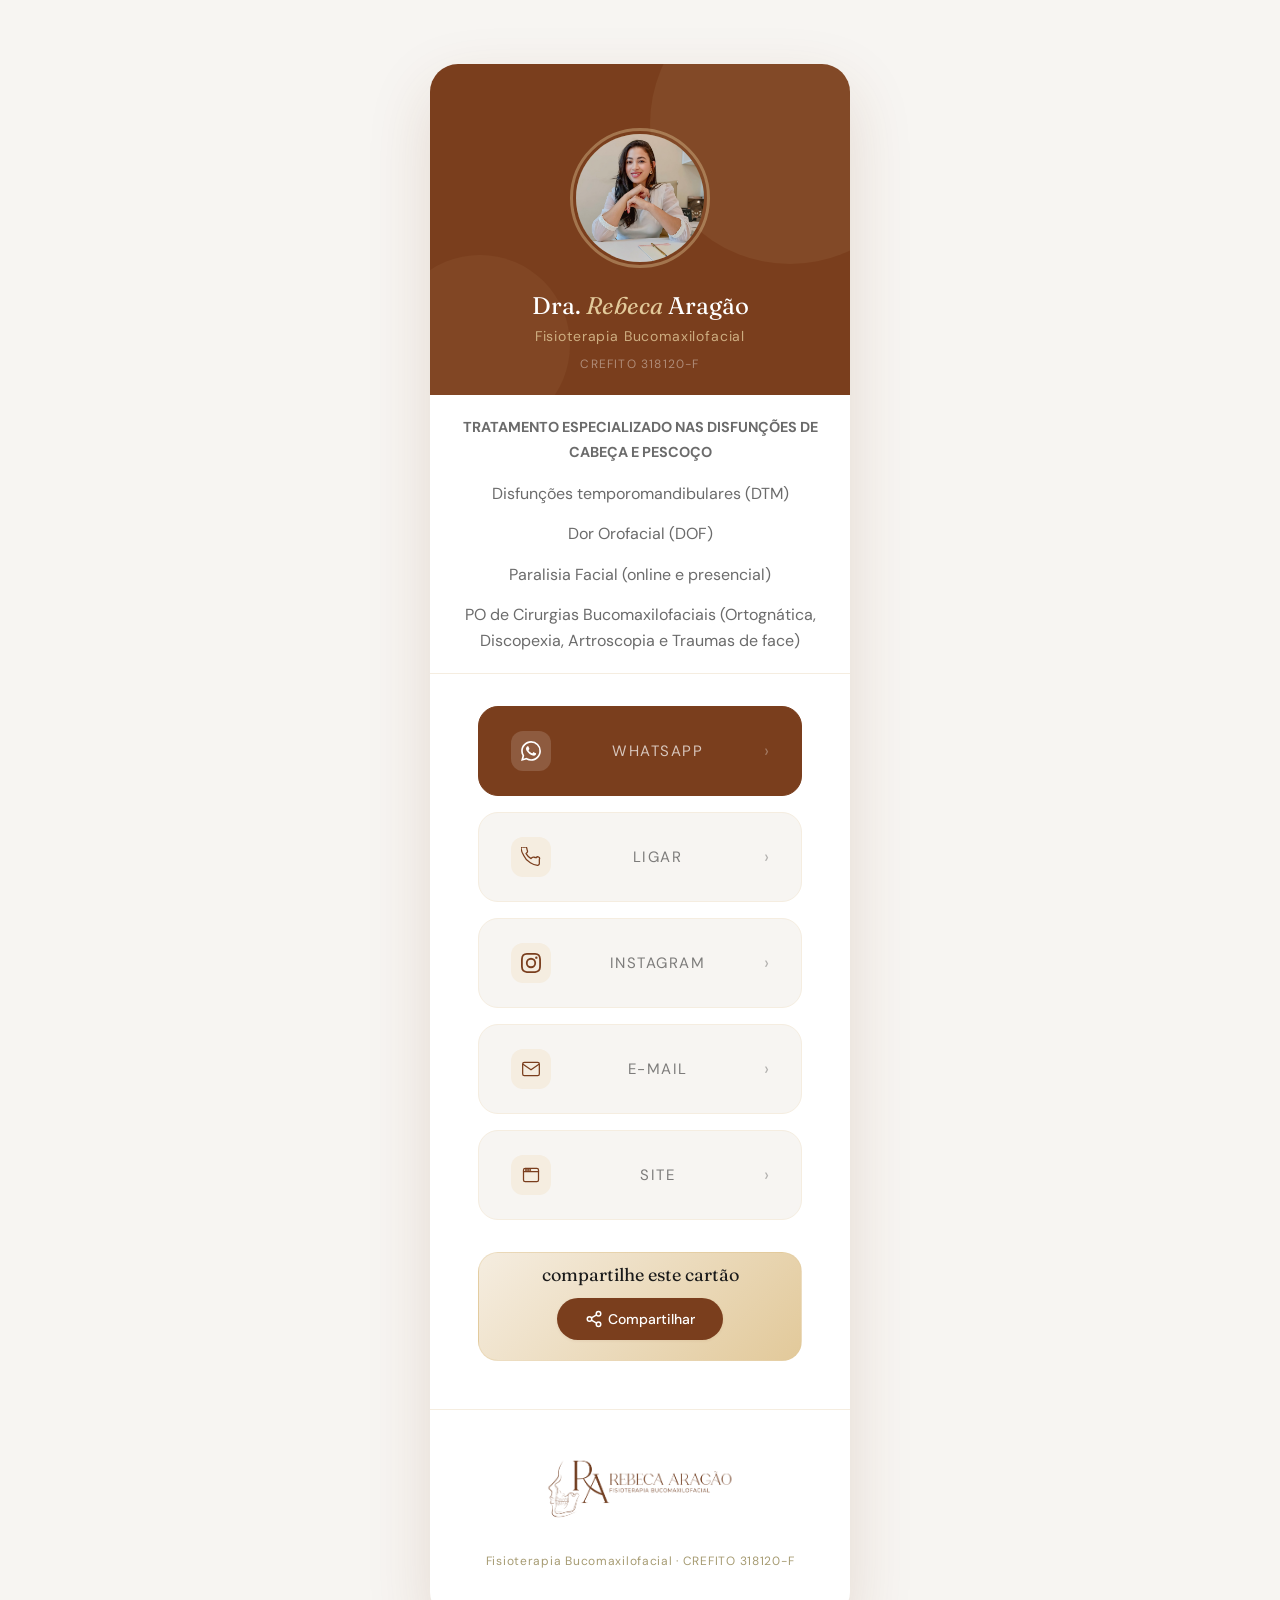
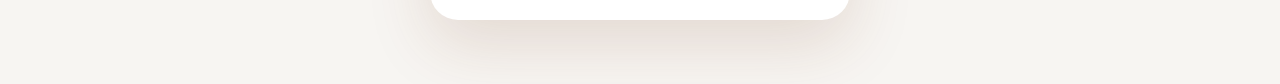
<file: cartao.html>
<!DOCTYPE html>
<html lang="pt-BR">

<head>
  <meta charset="UTF-8" />
  <meta name="viewport" content="width=device-width, initial-scale=1.0" />
  <title>Cartão de Visita — Dra. Rebeca Aragão</title>
  <meta name="description"
    content="Cartão de visita virtual da Dra. Rebeca Aragão, fisioterapeuta especialista em Fisioterapia Bucomaxilofacial." />
  <link rel="preconnect" href="https://fonts.googleapis.com" />
  <link rel="preconnect" href="https://fonts.gstatic.com" crossorigin />
  <link rel="stylesheet" href="css/style.css" />

  <style>
    /* ---- Layout da página ---- */
    .card-page {
      min-height: 100svh;
      background: var(--cinza-claro);
      display: flex;
      flex-direction: column;
      align-items: center;
      justify-content: flex-start;
      padding: var(--space-2xl) var(--space-md);
    }

    .card-back {
      display: inline-flex;
      align-items: center;
      gap: 6px;
      font-size: var(--text-sm);
      color: var(--marrom-medio);
      margin-bottom: var(--space-xl);
      transition: color var(--transition-fast);
      align-self: flex-start;
    }

    .card-back:hover {
      color: var(--marrom);
    }

    .card-back svg {
      width: 16px;
      height: 16px;
    }

    /* ---- Card principal ---- */
    .vcard {
      width: 100%;
      max-width: 420px;
      background: var(--branco);
      border-radius: 28px;
      overflow: hidden;
      box-shadow: var(--shadow-xl);
    }

    /* Cabeçalho com foto */
    .vcard__header {
      background: var(--marrom);
      position: relative;
      padding: var(--space-2xl) var(--space-xl) 20px;
      text-align: center;
      overflow: hidden;
    }

    .vcard__header::before {
      content: '';
      position: absolute;
      top: -80px;
      right: -80px;
      width: 280px;
      height: 280px;
      border-radius: 50%;
      background: rgba(226, 201, 154, .08);
    }

    .vcard__header::after {
      content: '';
      position: absolute;
      bottom: -40px;
      left: -40px;
      width: 180px;
      height: 180px;
      border-radius: 50%;
      background: rgba(226, 201, 154, .06);
    }

    .vcard__photo-ring {
      width: 140px;
      height: 140px;
      border-radius: 50%;
      border: 3px solid rgba(226, 201, 154, .4);
      padding: 3px;
      margin: 0 auto var(--space-md);
      position: relative;
      z-index: 1;
    }

    .vcard__photo {
      width: 100%;
      height: 100%;
      border-radius: 50%;
      background: var(--marrom-medio);
      object-fit: cover;
      object-position: 20% 40%;
    }

    .vcard__photo-placeholder {
      width: 100%;
      height: 100%;
      display: flex;
      align-items: center;
      justify-content: center;
      color: rgba(255, 255, 255, .3);
    }

    .vcard__photo-placeholder svg {
      width: 48px;
      height: 48px;
    }

    .vcard__name {
      font-family: var(--font-titulo);
      font-size: var(--text-2xl);
      font-weight: 400;
      color: var(--branco);
      margin-bottom: 4px;
      position: relative;
      z-index: 1;
    }

    .vcard__name em {
      font-style: italic;
      color: var(--bege);
    }

    .vcard__spec {
      font-size: var(--text-sm);
      color: rgba(226, 201, 154, .8);
      letter-spacing: .06em;
      position: relative;
      z-index: 1;
      margin-bottom: 6px;
    }

    .vcard__crefito {
      font-size: var(--text-xs);
      color: rgba(255, 255, 255, .4);
      letter-spacing: .1em;
      position: relative;
      z-index: 1;
    }

    /* Bio */
    .vcard__bio {
      display: flex;
      flex-direction: column;
      gap: 15px;
      align-items: center;
      justify-content: center;
      padding: 20px;
      border-bottom: 1px solid var(--bege-claro);
    }

    .vcard__bio p {
      text-align: center;
      font-weight: bold;
      text-transform: uppercase;
      font-size: 0.9rem;
    }

    #itens {
      font-size: 1rem;
      color: var(--cinza-texto);
      text-align: center;
    }

    /* Ações de contato */
    .vcard__actions {
      padding: var(--space-lg) var(--space-xl);
      display: flex;
      flex-direction: column;
      gap: var(--space-sm);
    }

    .vcard__btn {
      display: flex;
      align-items: center;
      gap: var(--space-md);
      padding: var(--space-md) var(--space-lg);
      border-radius: var(--radius-lg);
      border: 1px solid var(--bege-claro);
      background: var(--cinza-claro);
      transition: all var(--transition-normal);
      cursor: pointer;
      text-decoration: none;
      color: var(--preto-suave);
      width: 100%;
    }

    .vcard__btn:hover {
      background: var(--bege-claro);
      border-color: var(--bege);
      transform: translateY(-1px);
      box-shadow: var(--shadow-sm);
    }

    .vcard__btn--primary {
      background: var(--marrom);
      border-color: var(--marrom);
      color: var(--branco);
    }

    .vcard__btn--primary:hover {
      background: var(--marrom-medio);
      border-color: var(--marrom-medio);
    }

    .vcard__btn-icon {
      width: 40px;
      height: 40px;
      border-radius: var(--radius-md);
      display: flex;
      align-items: center;
      justify-content: center;
      flex-shrink: 0;
      background: rgba(255, 255, 255, .15);
    }

    .vcard__btn--primary .vcard__btn-icon {
      background: rgba(255, 255, 255, .15);
    }

    .vcard__btn:not(.vcard__btn--primary) .vcard__btn-icon {
      background: var(--bege-claro);
      color: var(--marrom);
    }

    .vcard__btn-icon svg {
      width: 20px;
      height: 20px;
    }

    .vcard__btn-text {
      flex: 1;
      text-align: left;
    }

    .vcard__btn-label {
      font-size: 15px;
      text-align: center;
      text-transform: uppercase;
      letter-spacing: .1em;
      opacity: .55;
      display: block;
      margin-bottom: 1px;
    }

    .vcard__btn--primary .vcard__btn-label {
      opacity: .7;
    }

    .vcard__btn-value {
      font-size: var(--text-sm);
      font-weight: 500;
    }

    .vcard__btn-arrow {
      opacity: .3;
      font-size: var(--text-lg);
      line-height: 1;
    }

    /* Seção compartilhar */
    .vcard__share {
      margin: 0 var(--space-xl) var(--space-xl);
      background: linear-gradient(135deg, var(--bege-claro), var(--bege));
      border-radius: var(--radius-lg);
      padding: none;
      text-align: center;
      border: 1px solid rgba(226, 201, 154, .4);
    }

    .vcard__share-title {
      font-family: var(--font-titulo);
      font-size: var(--text-lg);
      font-weight: 400;
      color: var(--preto-suave);
      margin: 12px;
    }

    .vcard__share-btn {
      background: var(--marrom);
      color: var(--branco);
      border: none;
      border-radius: var(--radius-full);
      padding: .75rem 1.75rem;
      font-family: var(--font-texto);
      font-size: var(--text-sm);
      font-weight: 500;
      cursor: pointer;
      display: inline-flex;
      align-items: center;
      transition: all var(--transition-normal);
      box-shadow: var(--shadow-sm);
      margin-bottom: 20px;
      gap: 5px;
    }

    .vcard__share-btn:hover {
      background: var(--marrom-medio);
      transform: translateY(-1px);
    }

    .vcard__share-btn svg {
      width: 18px;
      height: 18px;
    }


    /* Rodapé do card */
    .vcard__footer {
      text-align: center;
      padding: var(--space-md) var(--space-xl) var(--space-xl);
      border-top: 1px solid var(--bege-claro);
    }

    .vcard__footer p {
      font-size: var(--text-xs);
      color: var(--oliva);
      letter-spacing: .06em;
    }

    .vcard__logo {
      width: 200px; /* Tamanho delicado para o cartão */
      height: auto;
      margin: 0 auto 12px auto;
      display: block;
    }
  </style>
</head>

<body>

  <div class="card-page">
    <!-- Card -->
    <div class="vcard">

      <!-- Cabeçalho -->
      <div class="vcard__header">
        <div class="vcard__photo-ring">
          <div class="vcard__photo">

            <img src="assets/images/01.jpeg" alt="Dra. Rebeca Aragão" class="vcard__photo" />

            <div class="vcard__photo-placeholder">
              <circle cx="12" cy="8" r="4" />
              <path d="M4 20c0-4 3.6-7 8-7s8 3 8 7" />
              </svg>
            </div>
          </div>
        </div>
        <h1 class="vcard__name">Dra. <em>Rebeca</em> Aragão</h1>
        <p class="vcard__spec">Fisioterapia Bucomaxilofacial</p>
        <p class="vcard__crefito">CREFITO 318120-F</p>
      </div>

      <!-- Bio -->
      <div class="vcard__bio">
        <p>Tratamento especializado nas disfunções de cabeça e pescoço</p>
        <div id="itens">Disfunções temporomandibulares (DTM)</div>
        <div id="itens">⁠Dor Orofacial (DOF)</div>
        <div id="itens">Paralisia Facial (online e presencial)</div>
        <div id="itens">PO de Cirurgias Bucomaxilofaciais (Ortognática, Discopexia, Artroscopia e Traumas de face)</div>
      </div>

      <!-- Ações -->
      <div class="vcard__actions">

        <a href="http://wa.me/5577988199001" target="_blank" rel="noopener noreferrer"
          class="vcard__btn vcard__btn--primary">
          <div class="vcard__btn-icon">
            <svg viewBox="0 0 24 24" fill="white">
              <path
                d="M17.472 14.382c-.297-.149-1.758-.867-2.03-.967-.273-.099-.471-.148-.67.15-.197.297-.767.966-.94 1.164-.173.199-.347.223-.644.075-.297-.15-1.255-.463-2.39-1.475-.883-.788-1.48-1.761-1.653-2.059-.173-.297-.018-.458.13-.606.134-.133.298-.347.446-.52.149-.174.198-.298.298-.497.099-.198.05-.371-.025-.52-.075-.149-.669-1.612-.916-2.207-.242-.579-.487-.5-.669-.51-.173-.008-.371-.01-.57-.01-.198 0-.52.074-.792.372-.272.297-1.04 1.016-1.04 2.479 0 1.462 1.065 2.875 1.213 3.074.149.198 2.096 3.2 5.077 4.487.709.306 1.262.489 1.694.625.712.227 1.36.195 1.871.118.571-.085 1.758-.719 2.006-1.413.248-.694.248-1.289.173-1.413-.074-.124-.272-.198-.57-.347m-5.421 7.403h-.004a9.87 9.87 0 01-5.031-1.378l-.361-.214-3.741.982.998-3.648-.235-.374a9.86 9.86 0 01-1.51-5.26c.001-5.45 4.436-9.884 9.888-9.884 2.64 0 5.122 1.03 6.988 2.898a9.825 9.825 0 012.893 6.994c-.003 5.45-4.437 9.884-9.885 9.884m8.413-18.297A11.815 11.815 0 0012.05 0C5.495 0 .16 5.335.157 11.892c0 2.096.547 4.142 1.588 5.945L.057 24l6.305-1.654a11.882 11.882 0 005.683 1.448h.005c6.554 0 11.89-5.335 11.893-11.893a11.821 11.821 0 00-3.48-8.413z" />
            </svg>
          </div>
          <div class="vcard__btn-text">
            <span class="vcard__btn-label">WhatsApp</span>
          </div>
          <span class="vcard__btn-arrow">›</span>
        </a>

        <a href="tel:77988199001" class="vcard__btn">
          <div class="vcard__btn-icon">
            <svg viewBox="0 0 24 24" fill="none" stroke="currentColor" stroke-width="1.5">
              <path
                d="M22 16.92v3a2 2 0 01-2.18 2 19.79 19.79 0 01-8.63-3.07A19.5 19.5 0 013.07 9.81 19.79 19.79 0 01.01 1.18 2 2 0 012 0h3a2 2 0 012 1.72c.127.96.361 1.903.7 2.81a2 2 0 01-.45 2.11L6.09 7.91a16 16 0 006 6l1.27-1.27a2 2 0 012.11-.45c.907.339 1.85.573 2.81.7A2 2 0 0122 14.92v2z" />
            </svg>
          </div>
          <div class="vcard__btn-text">
            <span class="vcard__btn-label">Ligar</span>
          </div>
          <span class="vcard__btn-arrow">›</span>
        </a>

        <a href="https://instagram.com/fisio_rebecaaragao" target="_blank" rel="noopener noreferrer" class="vcard__btn">
          <div class="vcard__btn-icon">
            <svg viewBox="0 0 24 24" fill="currentColor">
              <path
                d="M12 2.163c3.204 0 3.584.012 4.85.07 3.252.148 4.771 1.691 4.919 4.919.058 1.265.069 1.645.069 4.849 0 3.205-.012 3.584-.069 4.849-.149 3.225-1.664 4.771-4.919 4.919-1.266.058-1.644.07-4.85.07-3.204 0-3.584-.012-4.849-.07-3.26-.149-4.771-1.699-4.919-4.92-.058-1.265-.07-1.644-.07-4.849 0-3.204.013-3.583.07-4.849.149-3.227 1.664-4.771 4.919-4.919 1.266-.057 1.645-.069 4.849-.069zM12 0C8.741 0 8.333.014 7.053.072 2.695.272.273 2.69.073 7.052.014 8.333 0 8.741 0 12c0 3.259.014 3.668.072 4.948.2 4.358 2.618 6.78 6.98 6.98C8.333 23.986 8.741 24 12 24c3.259 0 3.668-.014 4.948-.072 4.354-.2 6.782-2.618 6.979-6.98.059-1.28.073-1.689.073-4.948 0-3.259-.014-3.667-.072-4.947-.196-4.354-2.617-6.78-6.979-6.98C15.668.014 15.259 0 12 0zm0 5.838a6.162 6.162 0 100 12.324 6.162 6.162 0 000-12.324zM12 16a4 4 0 110-8 4 4 0 010 8zm6.406-11.845a1.44 1.44 0 100 2.881 1.44 1.44 0 000-2.881z" />
            </svg>
          </div>
          <div class="vcard__btn-text">
            <span class="vcard__btn-label">Instagram</span>
          </div>
          <span class="vcard__btn-arrow">›</span>
        </a>

        <a href="mailto:rebecaaragao.fisio@gmail.com?subject=Gostaria%20de%20saber%20mais%20sobre%20a%20fisioterapia%20bucomaxilofacial&body=Olá,%20Rebeca!%0A%0ATenho%20interesse%20em%20conhecer%20mais%20sobre%20o%20tratamento%20de%20fisioterapia%20bucomaxilofacial.%20Gostaria%20de%20entender%20como%20funciona%20o%20tratamento,%20quais%20são%20as%20indicações%20e%20como%20posso%20agendar%20uma%20avaliação.%0A%0AFico%20no%20aguardo!"
          class="vcard__btn">
          <div class="vcard__btn-icon">
            <svg viewBox="0 0 24 24" fill="none" stroke="currentColor" stroke-width="1.5">
              <path d="M4 4h16c1.1 0 2 .9 2 2v12c0 1.1-.9 2-2 2H4c-1.1 0-2-.9-2-2V6c0-1.1.9-2 2-2z" />
              <polyline points="22,6 12,13 2,6" />
            </svg>
          </div>
          <div class="vcard__btn-text">
            <span class="vcard__btn-label">E-mail</span>
          </div>
          <span class="vcard__btn-arrow">›</span>
        </a>


        <a href="index.html" class="vcard__btn">
          <div class="vcard__btn-icon">
            <svg viewBox="0 0 24 24" fill="none" stroke="currentColor" stroke-width="1.5" stroke-linecap="round"
              stroke-linejoin="round">
              <rect x="3" y="4" width="18" height="16" rx="2" />
              <path d="M3 8h18" />
              <circle cx="6" cy="6" r="0.5" fill="currentColor" />
              <circle cx="8.5" cy="6" r="0.5" fill="currentColor" />
              <circle cx="11" cy="6" r="0.5" fill="currentColor" />
            </svg>
          </div>
          <div class="vcard__btn-text">
            <span class="vcard__btn-label">Site</span>
          </div>
          <span class="vcard__btn-arrow">›</span>
        </a>

      </div><!-- /vcard__actions -->

      <!-- Compartilhar -->
      <div class="vcard__share">
        <h2 class="vcard__share-title">compartilhe este cartão</h2>
        <button class="vcard__share-btn" id="share-btn" aria-label="Compartilhar cartão">
          <svg viewBox="0 0 24 24" fill="none" stroke="currentColor" stroke-width="2">
            <circle cx="18" cy="5" r="3" />
            <circle cx="6" cy="12" r="3" />
            <circle cx="18" cy="19" r="3" />
            <line x1="8.59" y1="13.51" x2="15.42" y2="17.49" />
            <line x1="15.41" y1="6.51" x2="8.59" y2="10.49" />
          </svg>
          Compartilhar
        </button>
      </div>

      <!-- Rodapé do card -->
      <div class="vcard__footer">
        <img src="assets/images/logocomnome.png" alt="Logo Dra. Rebeca Aragão" class="vcard__logo">
        <p>Fisioterapia Bucomaxilofacial · CREFITO 318120-F</p>
      </div>

    </div><!-- /vcard -->

  </div><!-- /card-page -->

  <script>
    const shareBtn = document.getElementById('share-btn');
    const feedback = document.getElementById('copy-feedback');
    // URL deste cartão — substitua pela URL real
    const cardUrl = 'https://www.seusite.com.br/cartao.html';

    shareBtn.addEventListener('click', async () => {
      // Web Share API (nativa do celular)
      if (navigator.share) {
        try {
          await navigator.share({
            title: 'Dra. Rebeca Aragão — Fisioterapia Bucomaxilofacial',
            text: 'Conheça o cartão de visita virtual da Dra. Rebeca Aragão, especialista em Fisioterapia Bucomaxilofacial.',
            url: cardUrl,
          });
        } catch (e) {
          // Usuário cancelou — silencioso
        }
        return;
      }

      // Fallback: copiar link
      try {
        await navigator.clipboard.writeText(cardUrl);
        feedback.textContent = '✓ Link copiado! Agora é só colar e compartilhar.';
      } catch {
        // Fallback para browsers sem clipboard API
        const ta = document.createElement('textarea');
        ta.value = cardUrl;
        ta.style.position = 'fixed';
        ta.style.opacity = '0';
        document.body.appendChild(ta);
        ta.select();
        document.execCommand('copy');
        ta.remove();
        feedback.textContent = '✓ Link copiado!';
      }
      setTimeout(() => { feedback.textContent = ''; }, 3500);
    });
  </script>

</body>

</html>
</file>
<file: css/style.css>
/* ============================================================
   VARIÁVEIS GLOBAIS & RESET
   ============================================================ */
@import url('https://fonts.googleapis.com/css2?family=Fraunces:ital,opsz,wght@0,9..144,300;0,9..144,400;0,9..144,500;1,9..144,300;1,9..144,400&family=DM+Sans:ital,wght@0,300;0,400;0,500;1,300&display=swap');

:root {
  --marrom: #7A3E1D;
  --marrom-medio: #8B5E34;
  --terracota: #955A3C;
  --oliva: #A69B72;
  --bege: #E2C99A;
  --bege-claro: #F5EDE0;
  --branco: #FFFFFF;
  --cinza-claro: #F7F5F2;
  --cinza-texto: #6B6B6B;
  --preto-suave: #1A1A1A;

  --font-titulo: 'Fraunces', Georgia, serif;
  --font-texto: 'DM Sans', system-ui, sans-serif;

  --text-xs: 0.75rem;
  --text-sm: 0.875rem;
  --text-base: 1rem;
  --text-lg: 1.125rem;
  --text-xl: 1.25rem;
  --text-2xl: 1.5rem;
  --text-3xl: 1.875rem;
  --text-4xl: 2.25rem;
  --text-5xl: 3rem;

  --space-xs: 0.5rem;
  --space-sm: 1rem;
  --space-md: 1.5rem;
  --space-lg: 2rem;
  --space-xl: 3rem;
  --space-2xl: 4rem;
  --space-3xl: 6rem;
  --space-4xl: 8rem;

  --radius-sm: 6px;
  --radius-md: 12px;
  --radius-lg: 20px;
  --radius-xl: 32px;
  --radius-full: 9999px;

  --shadow-sm: 0 1px 3px rgba(122, 62, 29, .08);
  --shadow-md: 0 4px 16px rgba(122, 62, 29, .10), 0 2px 6px rgba(0, 0, 0, .06);
  --shadow-lg: 0 12px 40px rgba(122, 62, 29, .13), 0 4px 12px rgba(0, 0, 0, .08);
  --shadow-xl: 0 24px 64px rgba(122, 62, 29, .15);

  --transition-fast: 150ms ease;
  --transition-normal: 300ms ease;
  --transition-slow: 500ms ease;

  --max-width: 1200px;
  --nav-height: 70px;
}

*,
*::before,
*::after {
  box-sizing: border-box;
  margin: 0;
  padding: 0;
}

html {
  scroll-behavior: smooth;
  font-size: 16px;
  -webkit-text-size-adjust: 100%;
}

body {
  font-family: var(--font-texto);
  color: var(--preto-suave);
  background: var(--branco);
  line-height: 1.6;
  overflow-x: hidden;
}

img {
  max-width: 100%;
  height: auto;
  display: block;
}

a {
  color: inherit;
  text-decoration: none;
}

ul,
ol {
  list-style: none;
}

button {
  cursor: pointer;
  border: none;
  background: none;
  font-family: inherit;
}

h1,
h2,
h3,
h4 {
  font-family: var(--font-titulo);
  line-height: 1.15;
  color: var(--preto-suave);
}

p {
  color: var(--cinza-texto);
  line-height: 1.75;
}

.container {
  width: 100%;
  max-width: var(--max-width);
  margin: 0 auto;
  padding: 0 var(--space-lg);
}

.section {
  padding: var(--space-4xl) 0;
}

.section-eyebrow {
  font-size: var(--text-xs);
  font-weight: 500;
  letter-spacing: 0.18em;
  text-transform: uppercase;
  color: var(--oliva);
  display: block;
  margin-bottom: var(--space-sm);
}

.section-title {
  font-family: var(--font-titulo);
  font-size: clamp(var(--text-3xl), 4vw, var(--text-5xl));
  font-weight: 400;
  margin-bottom: var(--space-md);
}

.section-subtitle {
  font-size: var(--text-lg);
  color: var(--cinza-texto);
  line-height: 1.7;
}

/* Botões */
.btn {
  display: inline-flex;
  align-items: center;
  gap: var(--space-xs);
  font-family: var(--font-texto);
  font-size: var(--text-sm);
  font-weight: 500;
  letter-spacing: 0.02em;
  padding: 0.875rem 1.75rem;
  border-radius: var(--radius-full);
  transition: all var(--transition-normal);
  position: relative;
  overflow: hidden;
  white-space: nowrap;
  cursor: pointer;
}

.btn-primary {
  background: var(--marrom);
  color: var(--branco);
  box-shadow: var(--shadow-md);
}

.btn-primary:hover {
  background: var(--marrom-medio);
  box-shadow: var(--shadow-lg);
  transform: translateY(-2px);
}

.btn-outline {
  background: transparent;
  color: var(--marrom);
  border: 1.5px solid var(--marrom);
}

.btn-outline:hover {
  background: var(--marrom);
  color: var(--branco);
  transform: translateY(-2px);
}

.btn-ghost {
  background: rgba(255, 255, 255, .12);
  color: var(--branco);
  border: 1.5px solid rgba(255, 255, 255, .35);
}

.btn-ghost:hover {
  background: rgba(255, 255, 255, .22);
  transform: translateY(-2px);
}

/* Ripple */
.btn .ripple {
  position: absolute;
  border-radius: 50%;
  background: rgba(255, 255, 255, .3);
  transform: scale(0);
  animation: ripple-anim .55s linear;
  pointer-events: none;
}

@keyframes ripple-anim {
  to {
    transform: scale(4);
    opacity: 0;
  }
}

.divider-line {
  width: 40px;
  height: 2px;
  background: var(--bege);
  border-radius: 2px;
  margin: var(--space-md) 0;
}

/* Scroll reveal */
.reveal {
  opacity: 0;
  transform: translateY(24px);
  transition: opacity .65s ease, transform .65s ease;
}

.reveal.visible {
  opacity: 1;
  transform: none;
}

.reveal-delay-1 {
  transition-delay: .1s;
}

.reveal-delay-2 {
  transition-delay: .2s;
}

.reveal-delay-3 {
  transition-delay: .3s;
}

.reveal-delay-4 {
  transition-delay: .4s;
}

.reveal-delay-5 {
  transition-delay: .5s;
}

/* WhatsApp flutuante */
.whatsapp-fab {
  position: fixed;
  bottom: 28px;
  right: 24px;
  z-index: 900;
  width: 56px;
  height: 56px;
  background: #25D366;
  border-radius: 50%;
  display: flex;
  align-items: center;
  justify-content: center;
  box-shadow: 0 4px 20px rgba(37, 211, 102, .4), 0 2px 8px rgba(0, 0, 0, .15);
  transition: transform var(--transition-normal), box-shadow var(--transition-normal);
  animation: fab-in .6s cubic-bezier(0.34, 1.56, 0.64, 1) both;
}

.whatsapp-fab:hover {
  transform: scale(1.1);
  box-shadow: 0 8px 28px rgba(37, 211, 102, .5), 0 4px 12px rgba(0, 0, 0, .18);
}

.whatsapp-fab svg {
  width: 28px;
  height: 28px;
}

.whatsapp-fab::before {
  content: '';
  position: absolute;
  inset: 0;
  border-radius: 50%;
  background: #25D366;
  animation: fab-pulse 2.5s ease-out infinite;
}

/* =========================================
   ESTILOS DA LOGO (HERO E FOOTER)
   ========================================= */

.footer__logo-img {
  width: 200px;
  height: 70px;
  margin-bottom: 1rem;
  display: block;
}

/* Centraliza a logo do hero no mobile */
@media (max-width: 768px) {
  .hero__logo-img {
    margin: 0 auto 1.5rem auto;
  }
}

@keyframes fab-pulse {
  0% {
    transform: scale(1);
    opacity: .6;
  }

  70% {
    transform: scale(1.5);
    opacity: 0;
  }

  100% {
    opacity: 0;
  }
}

@keyframes fab-in {
  from {
    transform: scale(0) translateY(20px);
    opacity: 0;
  }

  to {
    transform: scale(1) translateY(0);
    opacity: 1;
  }
}

/* Reduced motion */
@media (prefers-reduced-motion: reduce) {

  *,
  *::before,
  *::after {
    animation-duration: .01ms !important;
    transition-duration: .01ms !important;
  }

  html {
    scroll-behavior: auto;
  }
}

@media (max-width: 768px) {
  .container {
    padding: 0 var(--space-md);
  }

  .section {
    padding: var(--space-3xl) 0;
  }

  :root {
    --nav-height: 64px;
  }
}

@media (max-width: 480px) {
  .container {
    padding: 0 1.25rem;
  }
}
</file>
